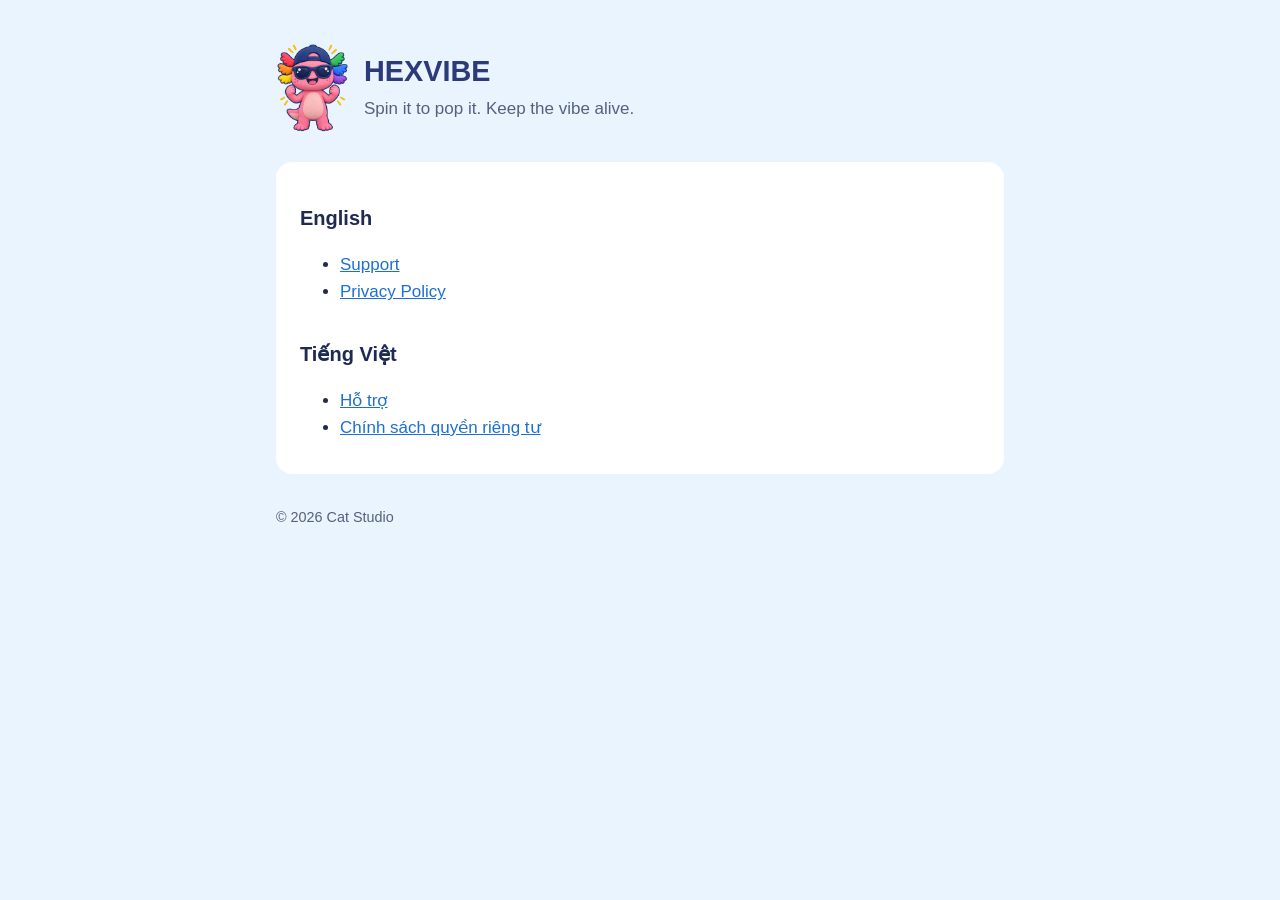
<file: index.html>
<!doctype html>
<html lang="en">
<head>
<meta charset="utf-8">
<meta name="viewport" content="width=device-width, initial-scale=1">
<title>HEXVIBE</title>
<link rel="stylesheet" href="style.css">
</head>
<body>
<main>
<header>
  <img src="lolo.png" alt="LOLO, the HEXVIBE mascot">
  <div>
    <h1>HEXVIBE</h1>
    <p>Spin it to pop it. Keep the vibe alive.</p>
  </div>
</header>
<section>
<h2>English</h2>
<ul>
  <li><a href="support/">Support</a></li>
  <li><a href="privacy/">Privacy Policy</a></li>
</ul>
<h2>Tiếng Việt</h2>
<ul>
  <li><a href="vi/support/">Hỗ trợ</a></li>
  <li><a href="vi/privacy/">Chính sách quyền riêng tư</a></li>
</ul>
</section>
<footer>© 2026 Cat Studio</footer>
</main>
</body>
</html>
</file>
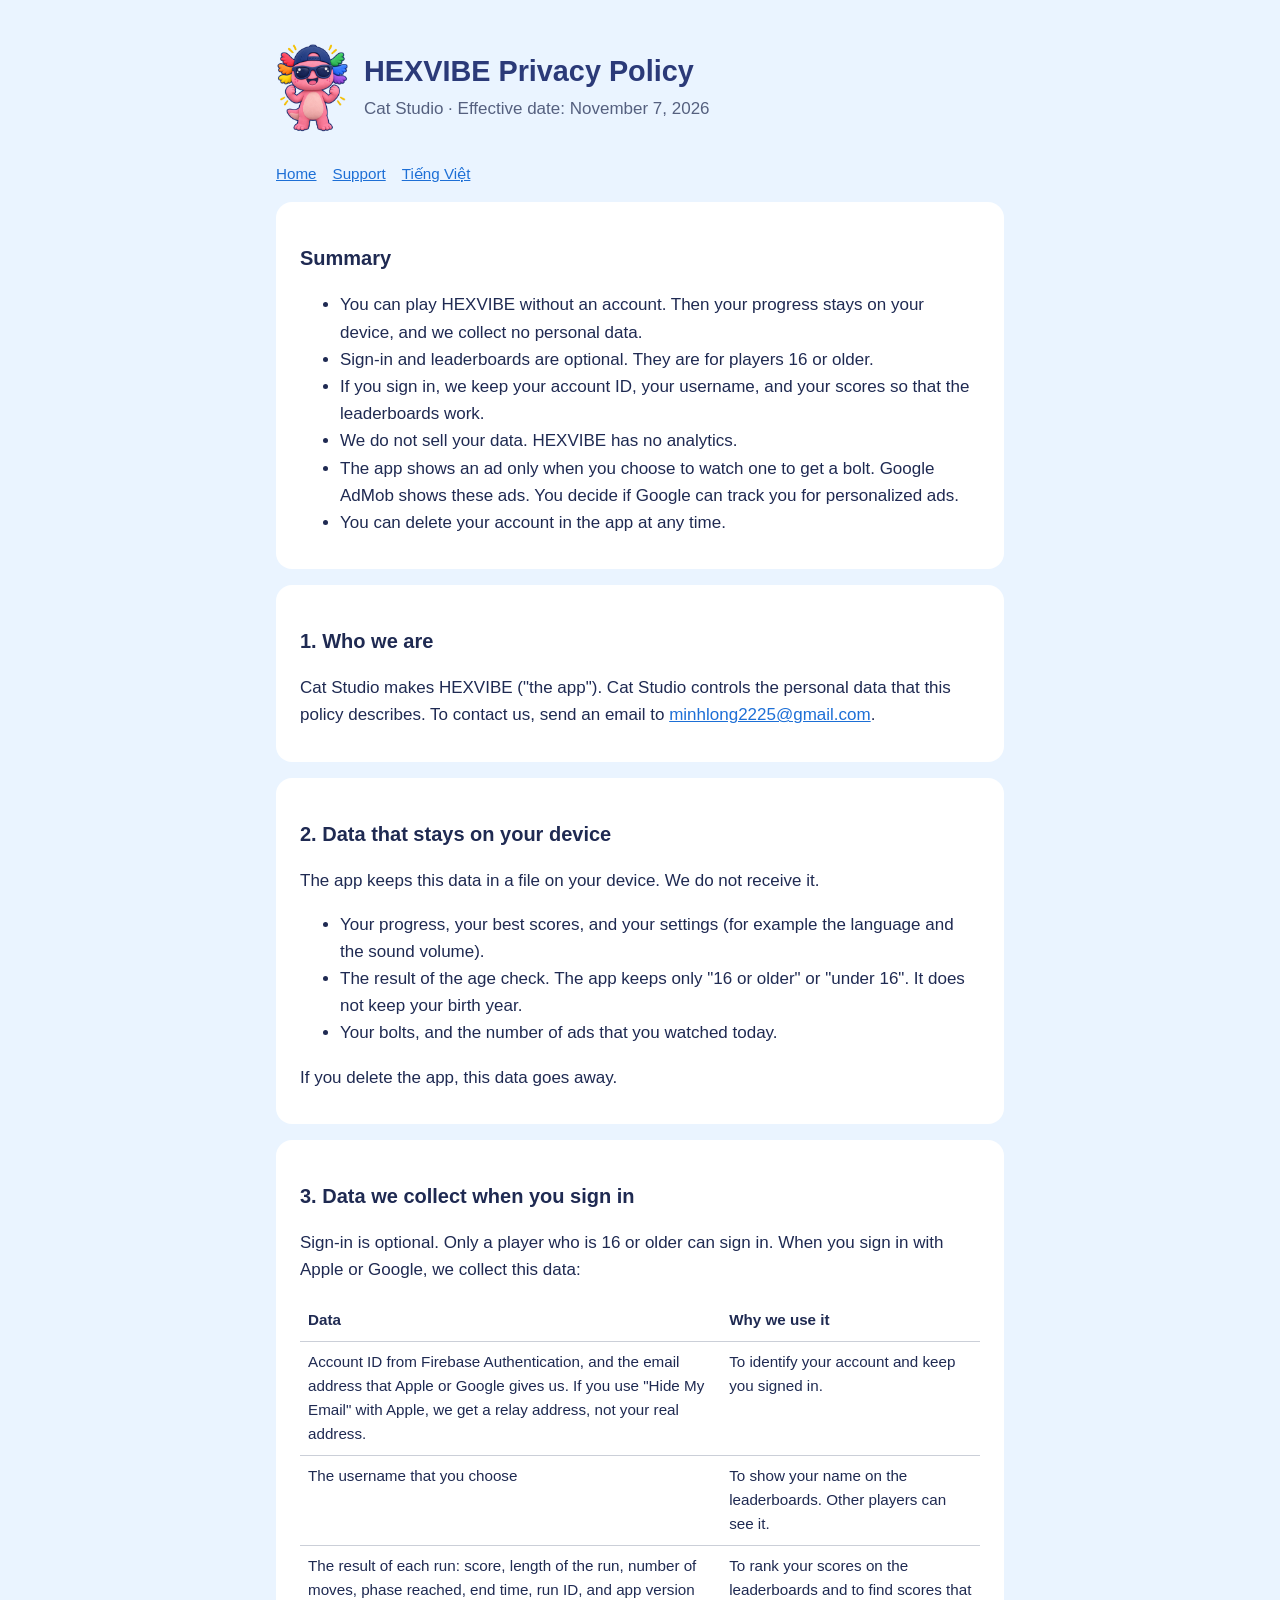
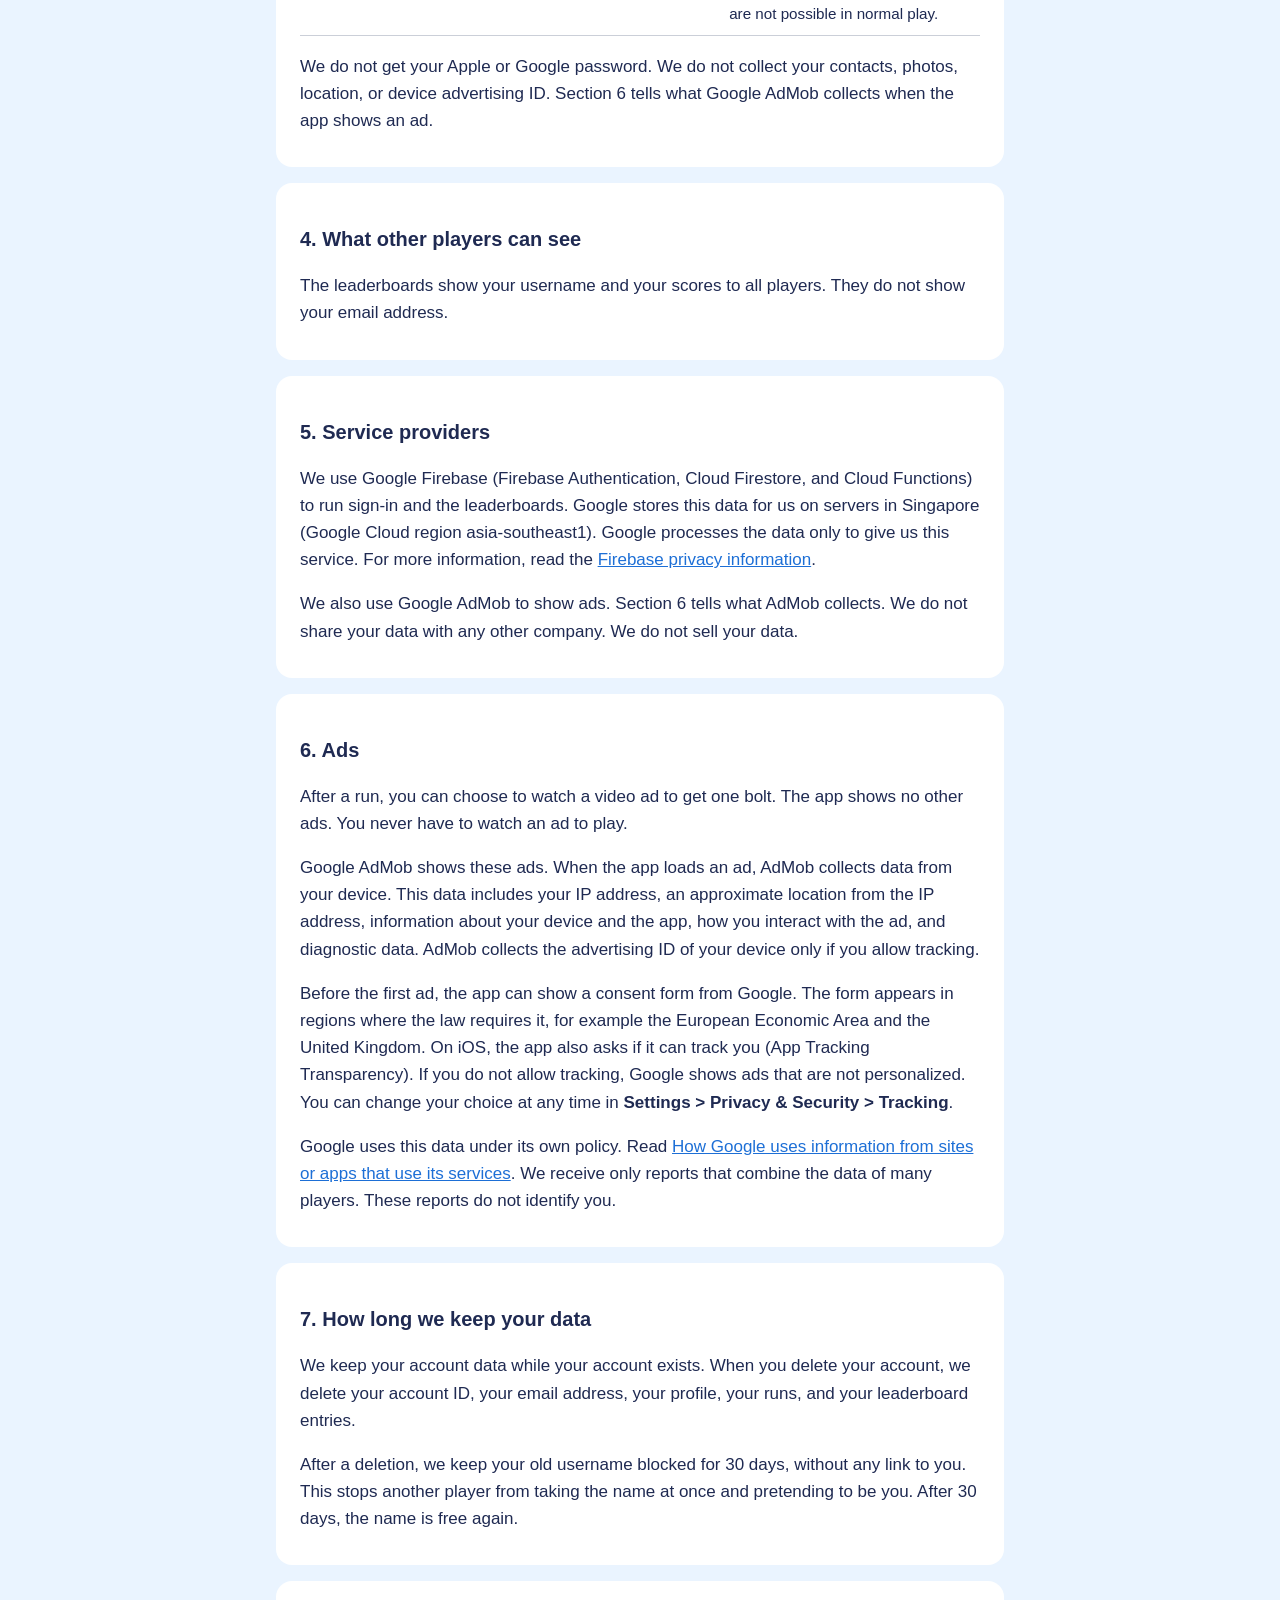
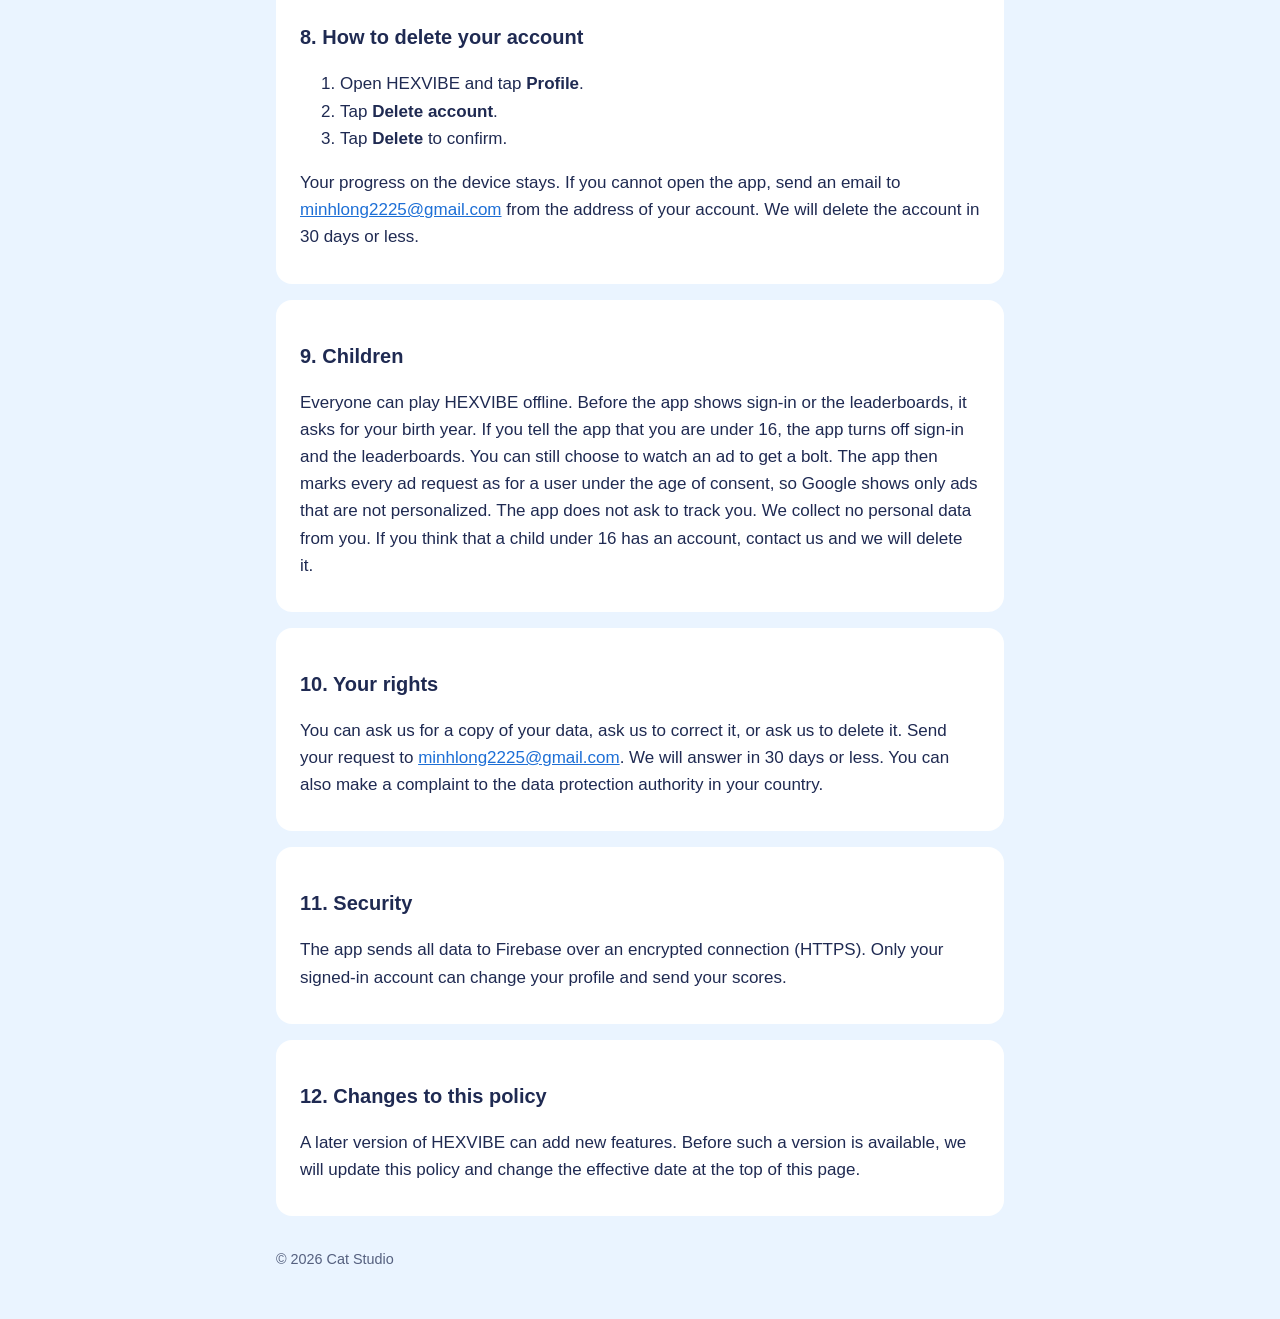
<file: privacy/index.html>
<!doctype html>
<html lang="en">
<head>
<meta charset="utf-8">
<meta name="viewport" content="width=device-width, initial-scale=1">
<title>HEXVIBE Privacy Policy</title>
<link rel="stylesheet" href="../style.css">
</head>
<body>
<main>
<header>
  <img src="../lolo.png" alt="LOLO, the HEXVIBE mascot">
  <div>
    <h1>HEXVIBE Privacy Policy</h1>
    <p>Cat Studio · Effective date: November 7, 2026</p>
  </div>
</header>
<nav><a href="../">Home</a><a href="../support/">Support</a><a href="../vi/privacy/">Tiếng Việt</a></nav>

<section>
<h2>Summary</h2>
<ul>
  <li>You can play HEXVIBE without an account. Then your progress stays on your device, and we collect no personal data.</li>
  <li>Sign-in and leaderboards are optional. They are for players 16 or older.</li>
  <li>If you sign in, we keep your account ID, your username, and your scores so that the leaderboards work.</li>
  <li>We do not sell your data. HEXVIBE has no analytics.</li>
  <li>The app shows an ad only when you choose to watch one to get a bolt. Google AdMob shows these ads. You decide if Google can track you for personalized ads.</li>
  <li>You can delete your account in the app at any time.</li>
</ul>
</section>

<section>
<h2>1. Who we are</h2>
<p>Cat Studio makes HEXVIBE ("the app"). Cat Studio controls the personal data that this policy describes. To contact us, send an email to <a href="mailto:minhlong2225@gmail.com">minhlong2225@gmail.com</a>.</p>
</section>

<section>
<h2>2. Data that stays on your device</h2>
<p>The app keeps this data in a file on your device. We do not receive it.</p>
<ul>
  <li>Your progress, your best scores, and your settings (for example the language and the sound volume).</li>
  <li>The result of the age check. The app keeps only "16 or older" or "under 16". It does not keep your birth year.</li>
  <li>Your bolts, and the number of ads that you watched today.</li>
</ul>
<p>If you delete the app, this data goes away.</p>
</section>

<section>
<h2>3. Data we collect when you sign in</h2>
<p>Sign-in is optional. Only a player who is 16 or older can sign in. When you sign in with Apple or Google, we collect this data:</p>
<table>
  <tr><th>Data</th><th>Why we use it</th></tr>
  <tr><td>Account ID from Firebase Authentication, and the email address that Apple or Google gives us. If you use "Hide My Email" with Apple, we get a relay address, not your real address.</td><td>To identify your account and keep you signed in.</td></tr>
  <tr><td>The username that you choose</td><td>To show your name on the leaderboards. Other players can see it.</td></tr>
  <tr><td>The result of each run: score, length of the run, number of moves, phase reached, end time, run ID, and app version</td><td>To rank your scores on the leaderboards and to find scores that are not possible in normal play.</td></tr>
</table>
<p>We do not get your Apple or Google password. We do not collect your contacts, photos, location, or device advertising ID. Section 6 tells what Google AdMob collects when the app shows an ad.</p>
</section>

<section>
<h2>4. What other players can see</h2>
<p>The leaderboards show your username and your scores to all players. They do not show your email address.</p>
</section>

<section>
<h2>5. Service providers</h2>
<p>We use Google Firebase (Firebase Authentication, Cloud Firestore, and Cloud Functions) to run sign-in and the leaderboards. Google stores this data for us on servers in Singapore (Google Cloud region asia-southeast1). Google processes the data only to give us this service. For more information, read the <a href="https://firebase.google.com/support/privacy">Firebase privacy information</a>.</p>
<p>We also use Google AdMob to show ads. Section 6 tells what AdMob collects. We do not share your data with any other company. We do not sell your data.</p>
</section>

<section>
<h2>6. Ads</h2>
<p>After a run, you can choose to watch a video ad to get one bolt. The app shows no other ads. You never have to watch an ad to play.</p>
<p>Google AdMob shows these ads. When the app loads an ad, AdMob collects data from your device. This data includes your IP address, an approximate location from the IP address, information about your device and the app, how you interact with the ad, and diagnostic data. AdMob collects the advertising ID of your device only if you allow tracking.</p>
<p>Before the first ad, the app can show a consent form from Google. The form appears in regions where the law requires it, for example the European Economic Area and the United Kingdom. On iOS, the app also asks if it can track you (App Tracking Transparency). If you do not allow tracking, Google shows ads that are not personalized. You can change your choice at any time in <strong>Settings &gt; Privacy &amp; Security &gt; Tracking</strong>.</p>
<p>Google uses this data under its own policy. Read <a href="https://policies.google.com/technologies/partner-sites">How Google uses information from sites or apps that use its services</a>. We receive only reports that combine the data of many players. These reports do not identify you.</p>
</section>

<section>
<h2>7. How long we keep your data</h2>
<p>We keep your account data while your account exists. When you delete your account, we delete your account ID, your email address, your profile, your runs, and your leaderboard entries.</p>
<p>After a deletion, we keep your old username blocked for 30 days, without any link to you. This stops another player from taking the name at once and pretending to be you. After 30 days, the name is free again.</p>
</section>

<section>
<h2>8. How to delete your account</h2>
<ol>
  <li>Open HEXVIBE and tap <strong>Profile</strong>.</li>
  <li>Tap <strong>Delete account</strong>.</li>
  <li>Tap <strong>Delete</strong> to confirm.</li>
</ol>
<p>Your progress on the device stays. If you cannot open the app, send an email to <a href="mailto:minhlong2225@gmail.com">minhlong2225@gmail.com</a> from the address of your account. We will delete the account in 30 days or less.</p>
</section>

<section>
<h2>9. Children</h2>
<p>Everyone can play HEXVIBE offline. Before the app shows sign-in or the leaderboards, it asks for your birth year. If you tell the app that you are under 16, the app turns off sign-in and the leaderboards. You can still choose to watch an ad to get a bolt. The app then marks every ad request as for a user under the age of consent, so Google shows only ads that are not personalized. The app does not ask to track you. We collect no personal data from you. If you think that a child under 16 has an account, contact us and we will delete it.</p>
</section>

<section>
<h2>10. Your rights</h2>
<p>You can ask us for a copy of your data, ask us to correct it, or ask us to delete it. Send your request to <a href="mailto:minhlong2225@gmail.com">minhlong2225@gmail.com</a>. We will answer in 30 days or less. You can also make a complaint to the data protection authority in your country.</p>
</section>

<section>
<h2>11. Security</h2>
<p>The app sends all data to Firebase over an encrypted connection (HTTPS). Only your signed-in account can change your profile and send your scores.</p>
</section>

<section>
<h2>12. Changes to this policy</h2>
<p>A later version of HEXVIBE can add new features. Before such a version is available, we will update this policy and change the effective date at the top of this page.</p>
</section>

<footer>© 2026 Cat Studio</footer>
</main>
</body>
</html>
</file>
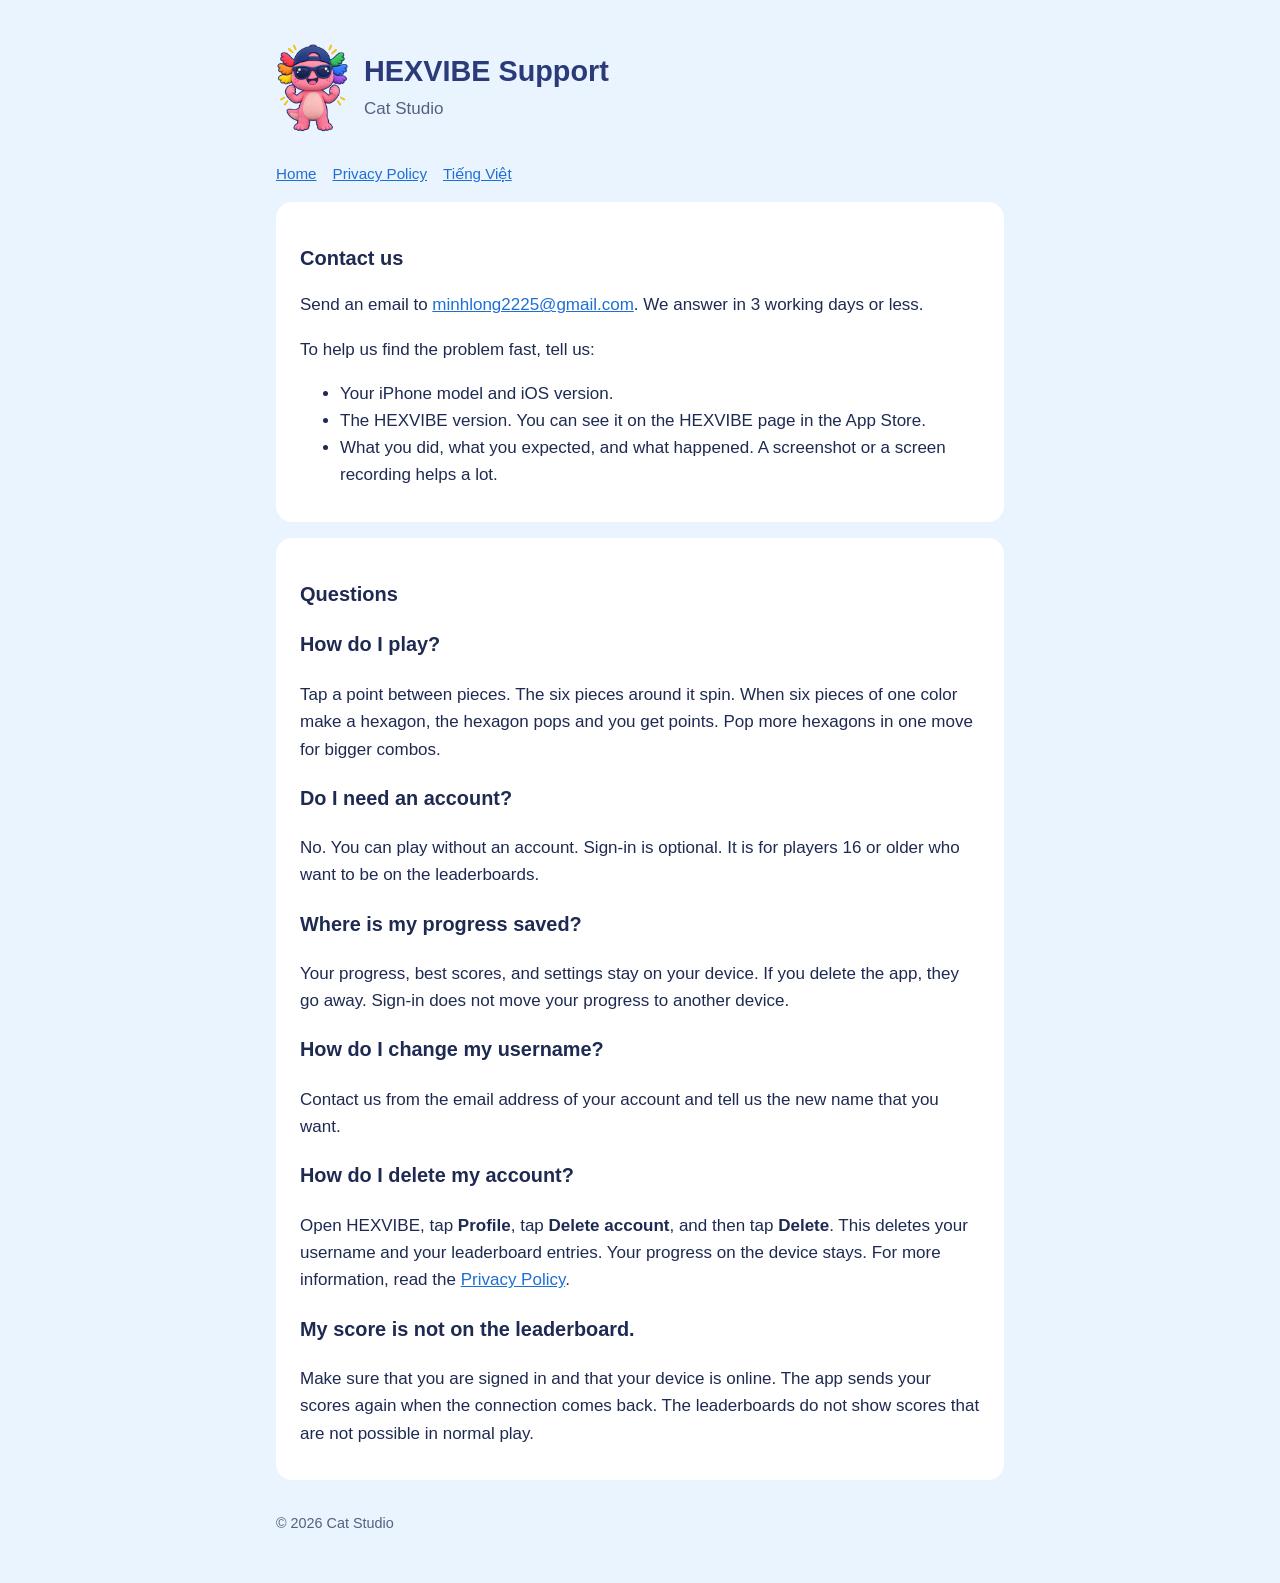
<file: support/index.html>
<!doctype html>
<html lang="en">
<head>
<meta charset="utf-8">
<meta name="viewport" content="width=device-width, initial-scale=1">
<title>HEXVIBE Support</title>
<link rel="stylesheet" href="../style.css">
</head>
<body>
<main>
<header>
  <img src="../lolo.png" alt="LOLO, the HEXVIBE mascot">
  <div>
    <h1>HEXVIBE Support</h1>
    <p>Cat Studio</p>
  </div>
</header>
<nav><a href="../">Home</a><a href="../privacy/">Privacy Policy</a><a href="../vi/support/">Tiếng Việt</a></nav>

<section>
<h2>Contact us</h2>
<p>Send an email to <a href="mailto:minhlong2225@gmail.com">minhlong2225@gmail.com</a>. We answer in 3 working days or less.</p>
<p>To help us find the problem fast, tell us:</p>
<ul>
  <li>Your iPhone model and iOS version.</li>
  <li>The HEXVIBE version. You can see it on the HEXVIBE page in the App Store.</li>
  <li>What you did, what you expected, and what happened. A screenshot or a screen recording helps a lot.</li>
</ul>
</section>

<section>
<h2>Questions</h2>

<h3>How do I play?</h3>
<p>Tap a point between pieces. The six pieces around it spin. When six pieces of one color make a hexagon, the hexagon pops and you get points. Pop more hexagons in one move for bigger combos.</p>

<h3>Do I need an account?</h3>
<p>No. You can play without an account. Sign-in is optional. It is for players 16 or older who want to be on the leaderboards.</p>

<h3>Where is my progress saved?</h3>
<p>Your progress, best scores, and settings stay on your device. If you delete the app, they go away. Sign-in does not move your progress to another device.</p>

<h3>How do I change my username?</h3>
<p>Contact us from the email address of your account and tell us the new name that you want.</p>

<h3>How do I delete my account?</h3>
<p>Open HEXVIBE, tap <strong>Profile</strong>, tap <strong>Delete account</strong>, and then tap <strong>Delete</strong>. This deletes your username and your leaderboard entries. Your progress on the device stays. For more information, read the <a href="../privacy/">Privacy Policy</a>.</p>

<h3>My score is not on the leaderboard.</h3>
<p>Make sure that you are signed in and that your device is online. The app sends your scores again when the connection comes back. The leaderboards do not show scores that are not possible in normal play.</p>
</section>

<footer>© 2026 Cat Studio</footer>
</main>
</body>
</html>
</file>
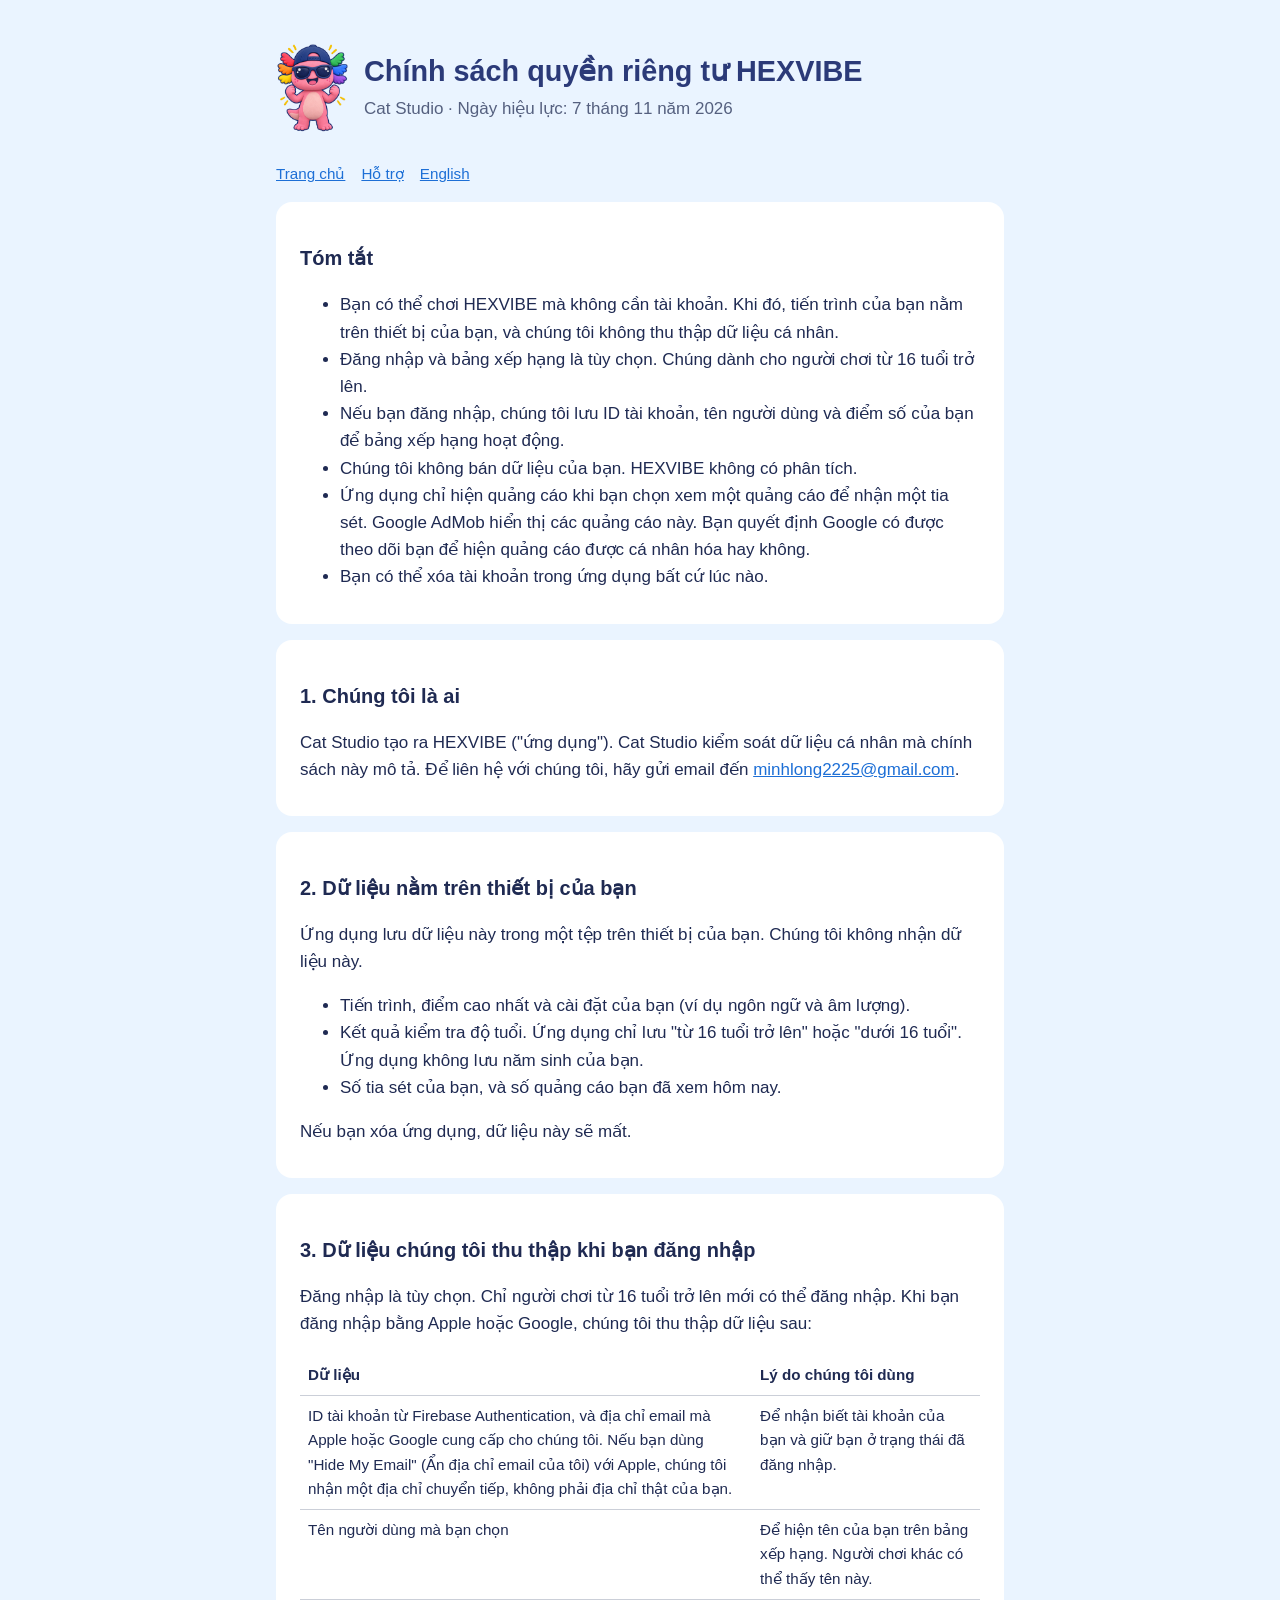
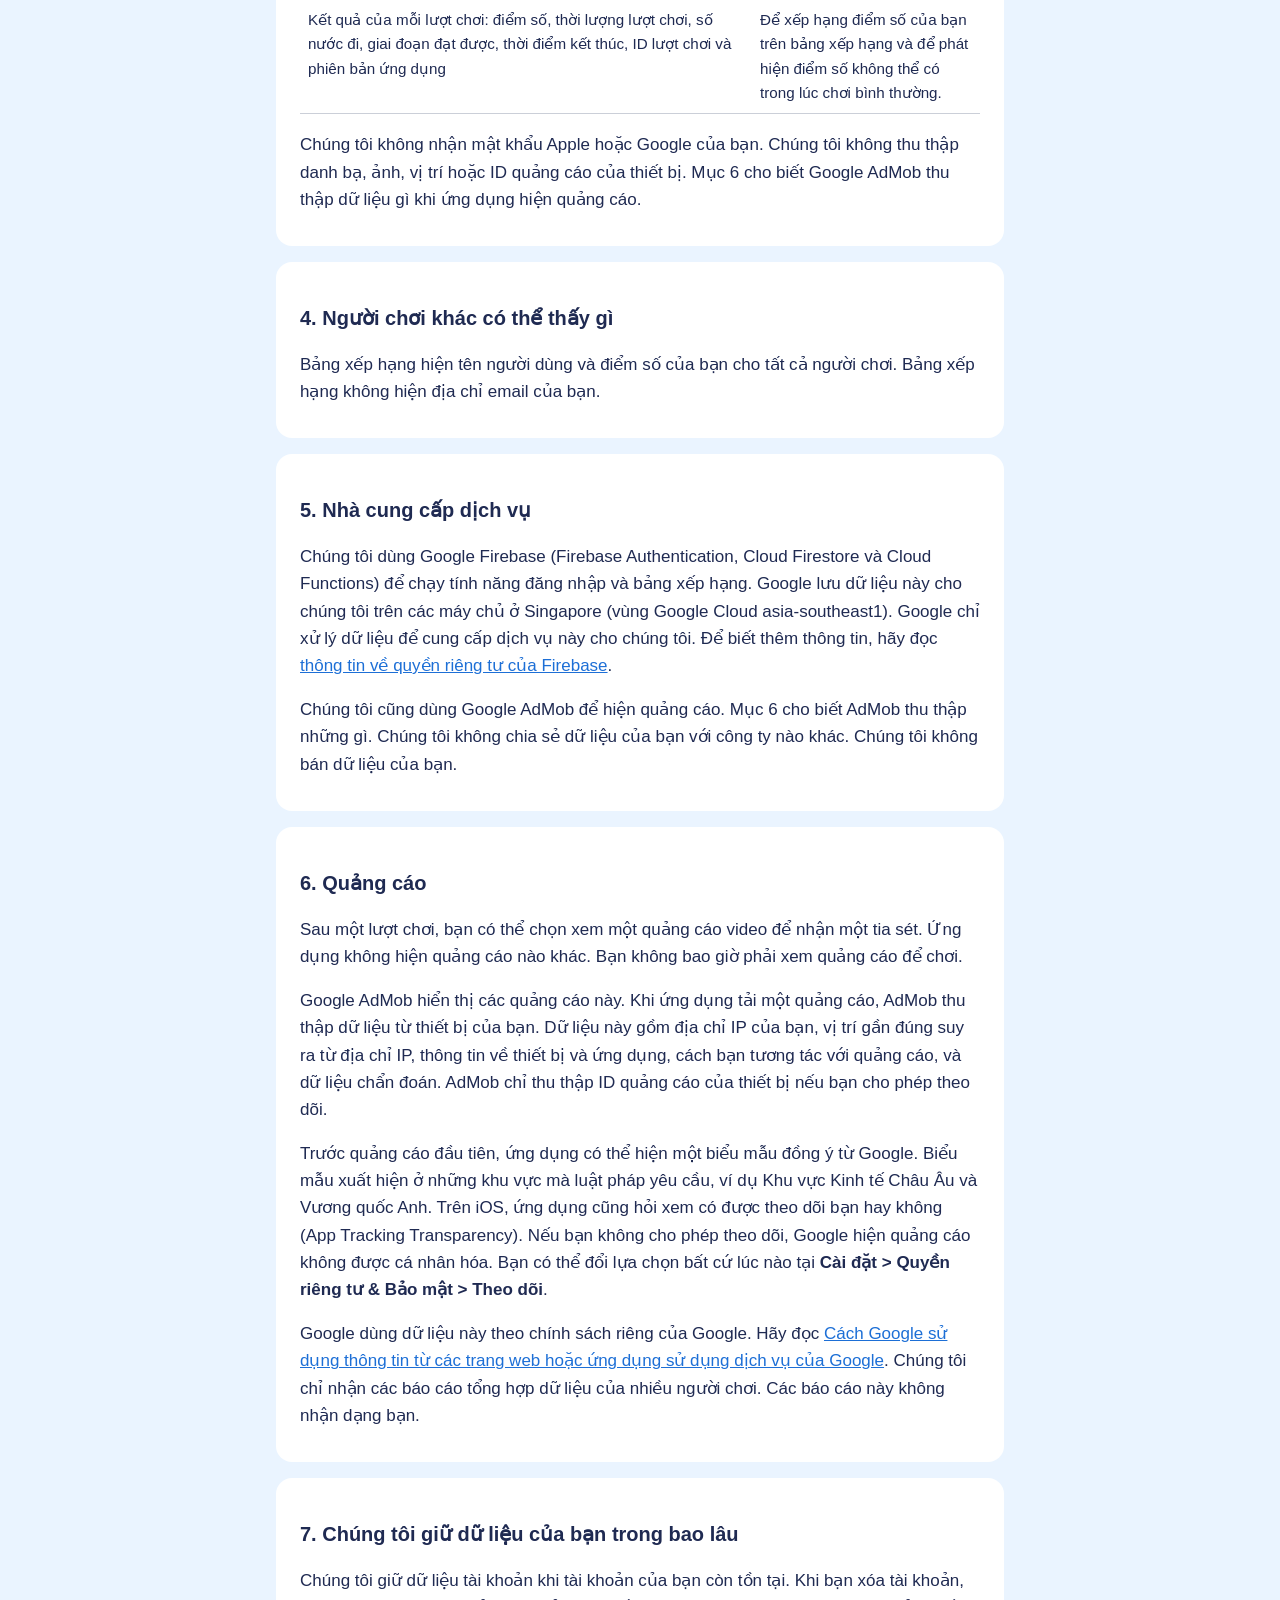
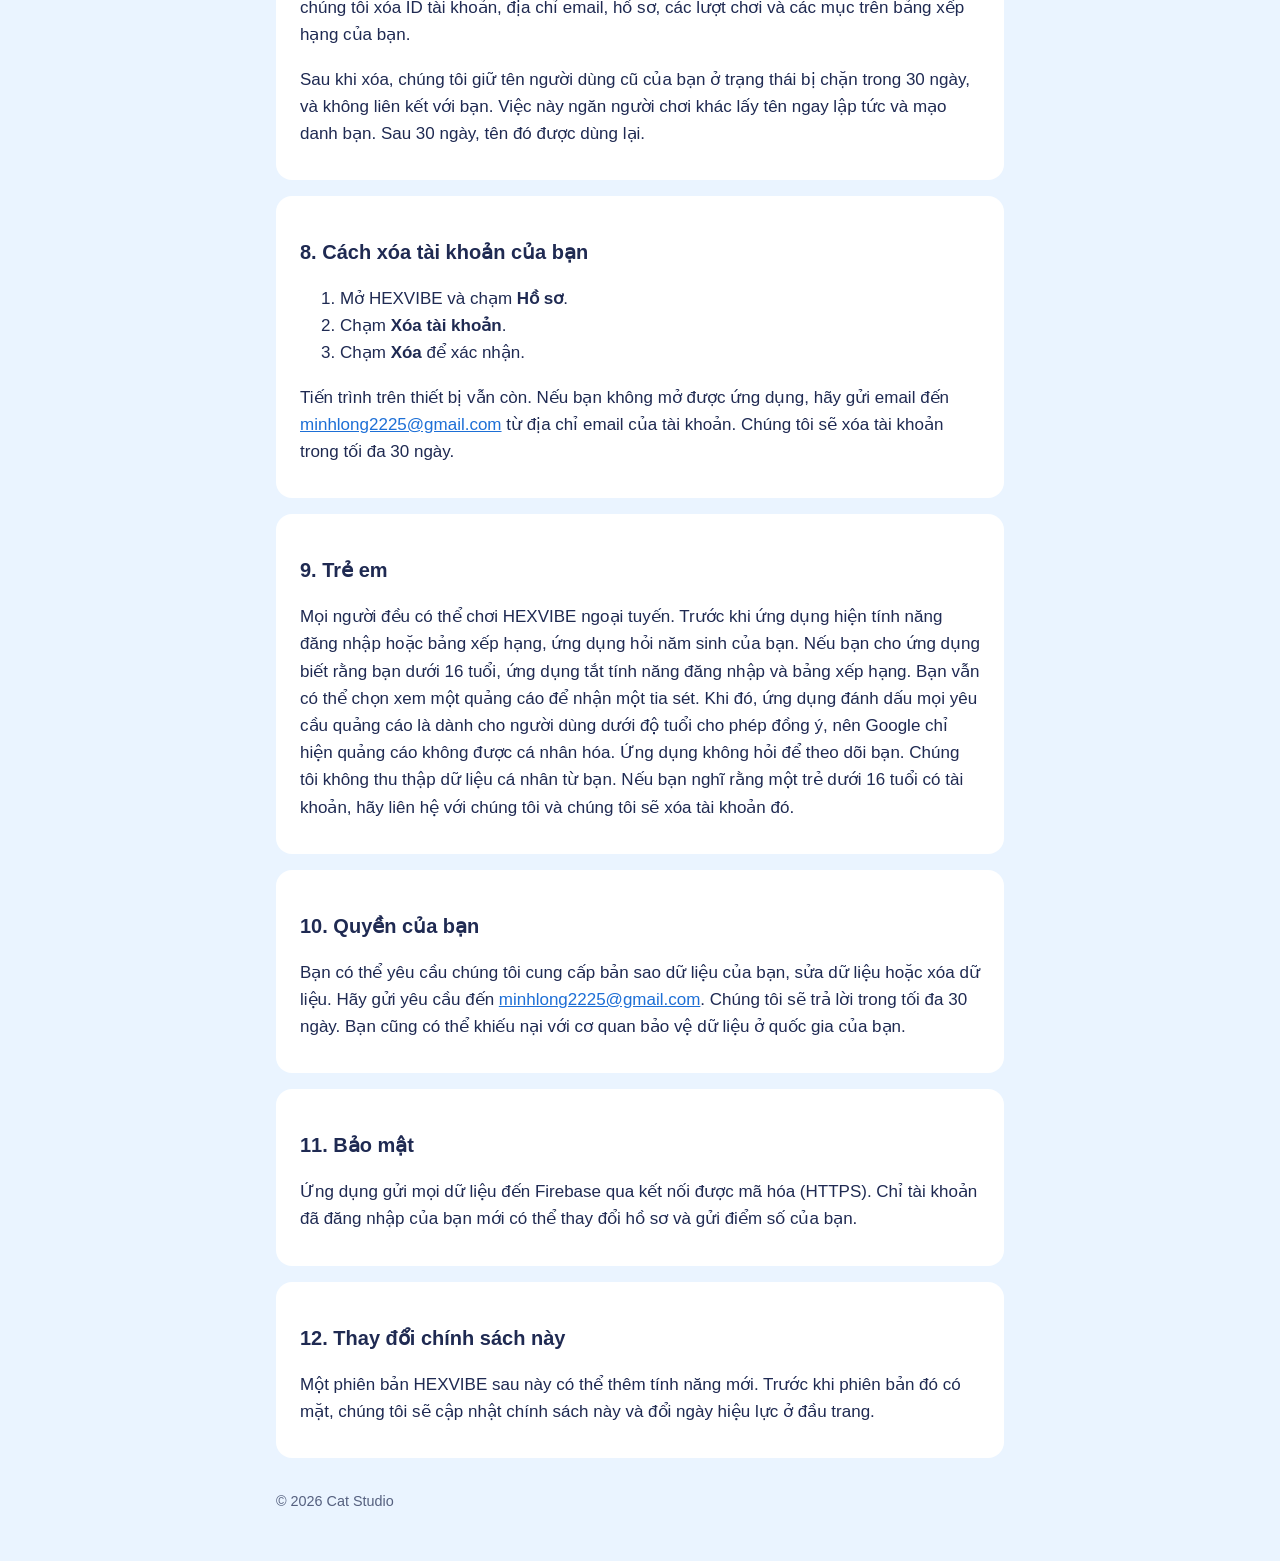
<file: vi/privacy/index.html>
<!doctype html>
<html lang="vi">
<head>
<meta charset="utf-8">
<meta name="viewport" content="width=device-width, initial-scale=1">
<title>Chính sách quyền riêng tư HEXVIBE</title>
<link rel="stylesheet" href="../../style.css">
</head>
<body>
<main>
<header>
  <img src="../../lolo.png" alt="LOLO, linh vật của HEXVIBE">
  <div>
    <h1>Chính sách quyền riêng tư HEXVIBE</h1>
    <p>Cat Studio · Ngày hiệu lực: 7 tháng 11 năm 2026</p>
  </div>
</header>
<nav><a href="../../">Trang chủ</a><a href="../support/">Hỗ trợ</a><a href="../../privacy/">English</a></nav>

<section>
<h2>Tóm tắt</h2>
<ul>
  <li>Bạn có thể chơi HEXVIBE mà không cần tài khoản. Khi đó, tiến trình của bạn nằm trên thiết bị của bạn, và chúng tôi không thu thập dữ liệu cá nhân.</li>
  <li>Đăng nhập và bảng xếp hạng là tùy chọn. Chúng dành cho người chơi từ 16 tuổi trở lên.</li>
  <li>Nếu bạn đăng nhập, chúng tôi lưu ID tài khoản, tên người dùng và điểm số của bạn để bảng xếp hạng hoạt động.</li>
  <li>Chúng tôi không bán dữ liệu của bạn. HEXVIBE không có phân tích.</li>
  <li>Ứng dụng chỉ hiện quảng cáo khi bạn chọn xem một quảng cáo để nhận một tia sét. Google AdMob hiển thị các quảng cáo này. Bạn quyết định Google có được theo dõi bạn để hiện quảng cáo được cá nhân hóa hay không.</li>
  <li>Bạn có thể xóa tài khoản trong ứng dụng bất cứ lúc nào.</li>
</ul>
</section>

<section>
<h2>1. Chúng tôi là ai</h2>
<p>Cat Studio tạo ra HEXVIBE ("ứng dụng"). Cat Studio kiểm soát dữ liệu cá nhân mà chính sách này mô tả. Để liên hệ với chúng tôi, hãy gửi email đến <a href="mailto:minhlong2225@gmail.com">minhlong2225@gmail.com</a>.</p>
</section>

<section>
<h2>2. Dữ liệu nằm trên thiết bị của bạn</h2>
<p>Ứng dụng lưu dữ liệu này trong một tệp trên thiết bị của bạn. Chúng tôi không nhận dữ liệu này.</p>
<ul>
  <li>Tiến trình, điểm cao nhất và cài đặt của bạn (ví dụ ngôn ngữ và âm lượng).</li>
  <li>Kết quả kiểm tra độ tuổi. Ứng dụng chỉ lưu "từ 16 tuổi trở lên" hoặc "dưới 16 tuổi". Ứng dụng không lưu năm sinh của bạn.</li>
  <li>Số tia sét của bạn, và số quảng cáo bạn đã xem hôm nay.</li>
</ul>
<p>Nếu bạn xóa ứng dụng, dữ liệu này sẽ mất.</p>
</section>

<section>
<h2>3. Dữ liệu chúng tôi thu thập khi bạn đăng nhập</h2>
<p>Đăng nhập là tùy chọn. Chỉ người chơi từ 16 tuổi trở lên mới có thể đăng nhập. Khi bạn đăng nhập bằng Apple hoặc Google, chúng tôi thu thập dữ liệu sau:</p>
<table>
  <tr><th>Dữ liệu</th><th>Lý do chúng tôi dùng</th></tr>
  <tr><td>ID tài khoản từ Firebase Authentication, và địa chỉ email mà Apple hoặc Google cung cấp cho chúng tôi. Nếu bạn dùng "Hide My Email" (Ẩn địa chỉ email của tôi) với Apple, chúng tôi nhận một địa chỉ chuyển tiếp, không phải địa chỉ thật của bạn.</td><td>Để nhận biết tài khoản của bạn và giữ bạn ở trạng thái đã đăng nhập.</td></tr>
  <tr><td>Tên người dùng mà bạn chọn</td><td>Để hiện tên của bạn trên bảng xếp hạng. Người chơi khác có thể thấy tên này.</td></tr>
  <tr><td>Kết quả của mỗi lượt chơi: điểm số, thời lượng lượt chơi, số nước đi, giai đoạn đạt được, thời điểm kết thúc, ID lượt chơi và phiên bản ứng dụng</td><td>Để xếp hạng điểm số của bạn trên bảng xếp hạng và để phát hiện điểm số không thể có trong lúc chơi bình thường.</td></tr>
</table>
<p>Chúng tôi không nhận mật khẩu Apple hoặc Google của bạn. Chúng tôi không thu thập danh bạ, ảnh, vị trí hoặc ID quảng cáo của thiết bị. Mục 6 cho biết Google AdMob thu thập dữ liệu gì khi ứng dụng hiện quảng cáo.</p>
</section>

<section>
<h2>4. Người chơi khác có thể thấy gì</h2>
<p>Bảng xếp hạng hiện tên người dùng và điểm số của bạn cho tất cả người chơi. Bảng xếp hạng không hiện địa chỉ email của bạn.</p>
</section>

<section>
<h2>5. Nhà cung cấp dịch vụ</h2>
<p>Chúng tôi dùng Google Firebase (Firebase Authentication, Cloud Firestore và Cloud Functions) để chạy tính năng đăng nhập và bảng xếp hạng. Google lưu dữ liệu này cho chúng tôi trên các máy chủ ở Singapore (vùng Google Cloud asia-southeast1). Google chỉ xử lý dữ liệu để cung cấp dịch vụ này cho chúng tôi. Để biết thêm thông tin, hãy đọc <a href="https://firebase.google.com/support/privacy">thông tin về quyền riêng tư của Firebase</a>.</p>
<p>Chúng tôi cũng dùng Google AdMob để hiện quảng cáo. Mục 6 cho biết AdMob thu thập những gì. Chúng tôi không chia sẻ dữ liệu của bạn với công ty nào khác. Chúng tôi không bán dữ liệu của bạn.</p>
</section>

<section>
<h2>6. Quảng cáo</h2>
<p>Sau một lượt chơi, bạn có thể chọn xem một quảng cáo video để nhận một tia sét. Ứng dụng không hiện quảng cáo nào khác. Bạn không bao giờ phải xem quảng cáo để chơi.</p>
<p>Google AdMob hiển thị các quảng cáo này. Khi ứng dụng tải một quảng cáo, AdMob thu thập dữ liệu từ thiết bị của bạn. Dữ liệu này gồm địa chỉ IP của bạn, vị trí gần đúng suy ra từ địa chỉ IP, thông tin về thiết bị và ứng dụng, cách bạn tương tác với quảng cáo, và dữ liệu chẩn đoán. AdMob chỉ thu thập ID quảng cáo của thiết bị nếu bạn cho phép theo dõi.</p>
<p>Trước quảng cáo đầu tiên, ứng dụng có thể hiện một biểu mẫu đồng ý từ Google. Biểu mẫu xuất hiện ở những khu vực mà luật pháp yêu cầu, ví dụ Khu vực Kinh tế Châu Âu và Vương quốc Anh. Trên iOS, ứng dụng cũng hỏi xem có được theo dõi bạn hay không (App Tracking Transparency). Nếu bạn không cho phép theo dõi, Google hiện quảng cáo không được cá nhân hóa. Bạn có thể đổi lựa chọn bất cứ lúc nào tại <strong>Cài đặt &gt; Quyền riêng tư &amp; Bảo mật &gt; Theo dõi</strong>.</p>
<p>Google dùng dữ liệu này theo chính sách riêng của Google. Hãy đọc <a href="https://policies.google.com/technologies/partner-sites">Cách Google sử dụng thông tin từ các trang web hoặc ứng dụng sử dụng dịch vụ của Google</a>. Chúng tôi chỉ nhận các báo cáo tổng hợp dữ liệu của nhiều người chơi. Các báo cáo này không nhận dạng bạn.</p>
</section>

<section>
<h2>7. Chúng tôi giữ dữ liệu của bạn trong bao lâu</h2>
<p>Chúng tôi giữ dữ liệu tài khoản khi tài khoản của bạn còn tồn tại. Khi bạn xóa tài khoản, chúng tôi xóa ID tài khoản, địa chỉ email, hồ sơ, các lượt chơi và các mục trên bảng xếp hạng của bạn.</p>
<p>Sau khi xóa, chúng tôi giữ tên người dùng cũ của bạn ở trạng thái bị chặn trong 30 ngày, và không liên kết với bạn. Việc này ngăn người chơi khác lấy tên ngay lập tức và mạo danh bạn. Sau 30 ngày, tên đó được dùng lại.</p>
</section>

<section>
<h2>8. Cách xóa tài khoản của bạn</h2>
<ol>
  <li>Mở HEXVIBE và chạm <strong>Hồ sơ</strong>.</li>
  <li>Chạm <strong>Xóa tài khoản</strong>.</li>
  <li>Chạm <strong>Xóa</strong> để xác nhận.</li>
</ol>
<p>Tiến trình trên thiết bị vẫn còn. Nếu bạn không mở được ứng dụng, hãy gửi email đến <a href="mailto:minhlong2225@gmail.com">minhlong2225@gmail.com</a> từ địa chỉ email của tài khoản. Chúng tôi sẽ xóa tài khoản trong tối đa 30 ngày.</p>
</section>

<section>
<h2>9. Trẻ em</h2>
<p>Mọi người đều có thể chơi HEXVIBE ngoại tuyến. Trước khi ứng dụng hiện tính năng đăng nhập hoặc bảng xếp hạng, ứng dụng hỏi năm sinh của bạn. Nếu bạn cho ứng dụng biết rằng bạn dưới 16 tuổi, ứng dụng tắt tính năng đăng nhập và bảng xếp hạng. Bạn vẫn có thể chọn xem một quảng cáo để nhận một tia sét. Khi đó, ứng dụng đánh dấu mọi yêu cầu quảng cáo là dành cho người dùng dưới độ tuổi cho phép đồng ý, nên Google chỉ hiện quảng cáo không được cá nhân hóa. Ứng dụng không hỏi để theo dõi bạn. Chúng tôi không thu thập dữ liệu cá nhân từ bạn. Nếu bạn nghĩ rằng một trẻ dưới 16 tuổi có tài khoản, hãy liên hệ với chúng tôi và chúng tôi sẽ xóa tài khoản đó.</p>
</section>

<section>
<h2>10. Quyền của bạn</h2>
<p>Bạn có thể yêu cầu chúng tôi cung cấp bản sao dữ liệu của bạn, sửa dữ liệu hoặc xóa dữ liệu. Hãy gửi yêu cầu đến <a href="mailto:minhlong2225@gmail.com">minhlong2225@gmail.com</a>. Chúng tôi sẽ trả lời trong tối đa 30 ngày. Bạn cũng có thể khiếu nại với cơ quan bảo vệ dữ liệu ở quốc gia của bạn.</p>
</section>

<section>
<h2>11. Bảo mật</h2>
<p>Ứng dụng gửi mọi dữ liệu đến Firebase qua kết nối được mã hóa (HTTPS). Chỉ tài khoản đã đăng nhập của bạn mới có thể thay đổi hồ sơ và gửi điểm số của bạn.</p>
</section>

<section>
<h2>12. Thay đổi chính sách này</h2>
<p>Một phiên bản HEXVIBE sau này có thể thêm tính năng mới. Trước khi phiên bản đó có mặt, chúng tôi sẽ cập nhật chính sách này và đổi ngày hiệu lực ở đầu trang.</p>
</section>

<footer>© 2026 Cat Studio</footer>
</main>
</body>
</html>
</file>
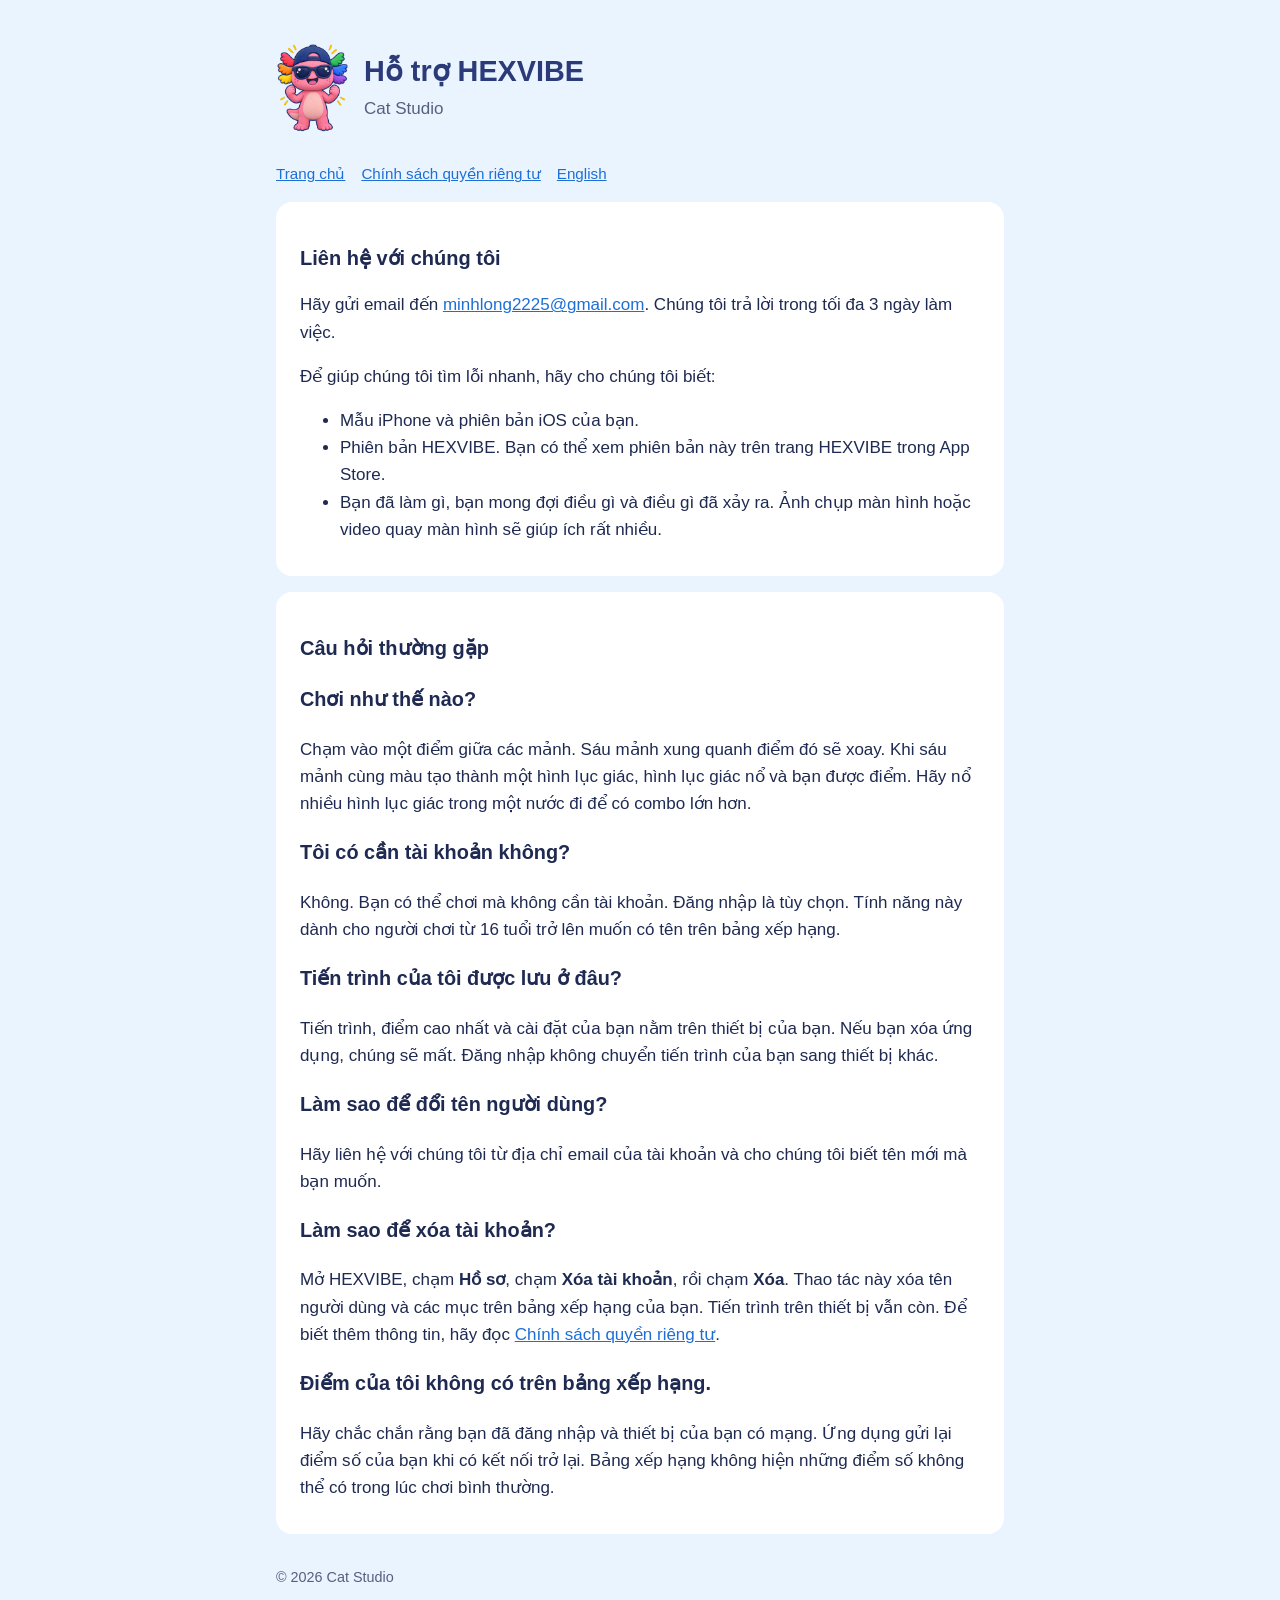
<file: vi/support/index.html>
<!doctype html>
<html lang="vi">
<head>
<meta charset="utf-8">
<meta name="viewport" content="width=device-width, initial-scale=1">
<title>Hỗ trợ HEXVIBE</title>
<link rel="stylesheet" href="../../style.css">
</head>
<body>
<main>
<header>
  <img src="../../lolo.png" alt="LOLO, linh vật của HEXVIBE">
  <div>
    <h1>Hỗ trợ HEXVIBE</h1>
    <p>Cat Studio</p>
  </div>
</header>
<nav><a href="../../">Trang chủ</a><a href="../privacy/">Chính sách quyền riêng tư</a><a href="../../support/">English</a></nav>

<section>
<h2>Liên hệ với chúng tôi</h2>
<p>Hãy gửi email đến <a href="mailto:minhlong2225@gmail.com">minhlong2225@gmail.com</a>. Chúng tôi trả lời trong tối đa 3 ngày làm việc.</p>
<p>Để giúp chúng tôi tìm lỗi nhanh, hãy cho chúng tôi biết:</p>
<ul>
  <li>Mẫu iPhone và phiên bản iOS của bạn.</li>
  <li>Phiên bản HEXVIBE. Bạn có thể xem phiên bản này trên trang HEXVIBE trong App Store.</li>
  <li>Bạn đã làm gì, bạn mong đợi điều gì và điều gì đã xảy ra. Ảnh chụp màn hình hoặc video quay màn hình sẽ giúp ích rất nhiều.</li>
</ul>
</section>

<section>
<h2>Câu hỏi thường gặp</h2>

<h3>Chơi như thế nào?</h3>
<p>Chạm vào một điểm giữa các mảnh. Sáu mảnh xung quanh điểm đó sẽ xoay. Khi sáu mảnh cùng màu tạo thành một hình lục giác, hình lục giác nổ và bạn được điểm. Hãy nổ nhiều hình lục giác trong một nước đi để có combo lớn hơn.</p>

<h3>Tôi có cần tài khoản không?</h3>
<p>Không. Bạn có thể chơi mà không cần tài khoản. Đăng nhập là tùy chọn. Tính năng này dành cho người chơi từ 16 tuổi trở lên muốn có tên trên bảng xếp hạng.</p>

<h3>Tiến trình của tôi được lưu ở đâu?</h3>
<p>Tiến trình, điểm cao nhất và cài đặt của bạn nằm trên thiết bị của bạn. Nếu bạn xóa ứng dụng, chúng sẽ mất. Đăng nhập không chuyển tiến trình của bạn sang thiết bị khác.</p>

<h3>Làm sao để đổi tên người dùng?</h3>
<p>Hãy liên hệ với chúng tôi từ địa chỉ email của tài khoản và cho chúng tôi biết tên mới mà bạn muốn.</p>

<h3>Làm sao để xóa tài khoản?</h3>
<p>Mở HEXVIBE, chạm <strong>Hồ sơ</strong>, chạm <strong>Xóa tài khoản</strong>, rồi chạm <strong>Xóa</strong>. Thao tác này xóa tên người dùng và các mục trên bảng xếp hạng của bạn. Tiến trình trên thiết bị vẫn còn. Để biết thêm thông tin, hãy đọc <a href="../privacy/">Chính sách quyền riêng tư</a>.</p>

<h3>Điểm của tôi không có trên bảng xếp hạng.</h3>
<p>Hãy chắc chắn rằng bạn đã đăng nhập và thiết bị của bạn có mạng. Ứng dụng gửi lại điểm số của bạn khi có kết nối trở lại. Bảng xếp hạng không hiện những điểm số không thể có trong lúc chơi bình thường.</p>
</section>

<footer>© 2026 Cat Studio</footer>
</main>
</body>
</html>
</file>
<file: style.css>
:root {
  --bg: #eaf4ff;
  --card: #ffffff;
  --ink: #1f2a52;
  --muted: #55607f;
  --accent: #2b3a78;
  --link: #1d6fd6;
}
@media (prefers-color-scheme: dark) {
  :root {
    --bg: #111a33;
    --card: #1b2648;
    --ink: #eef2ff;
    --muted: #b5bfdc;
    --accent: #ffd34d;
    --link: #8ec5ff;
  }
}
* { box-sizing: border-box; }
body {
  margin: 0;
  background: var(--bg);
  color: var(--ink);
  font: 17px/1.6 -apple-system, BlinkMacSystemFont, "Segoe UI", Roboto, sans-serif;
}
main {
  max-width: 760px;
  margin: 0 auto;
  padding: 32px 16px 48px;
}
header { display: flex; align-items: center; gap: 16px; margin-bottom: 24px; }
header img { width: 72px; height: auto; }
header p { margin: 0; color: var(--muted); }
h1 { margin: 0; font-size: 1.8rem; color: var(--accent); }
h2 { margin-top: 2rem; font-size: 1.25rem; }
section, .card {
  background: var(--card);
  border-radius: 16px;
  padding: 8px 24px 16px;
  margin-bottom: 16px;
}
a { color: var(--link); }
nav { margin-bottom: 16px; font-size: 0.95rem; }
nav a { margin-right: 16px; }
table { border-collapse: collapse; width: 100%; font-size: 0.95rem; }
th, td { text-align: left; padding: 8px; border-bottom: 1px solid color-mix(in srgb, var(--muted) 30%, transparent); vertical-align: top; }
footer { margin-top: 32px; color: var(--muted); font-size: 0.9rem; }
</file>
